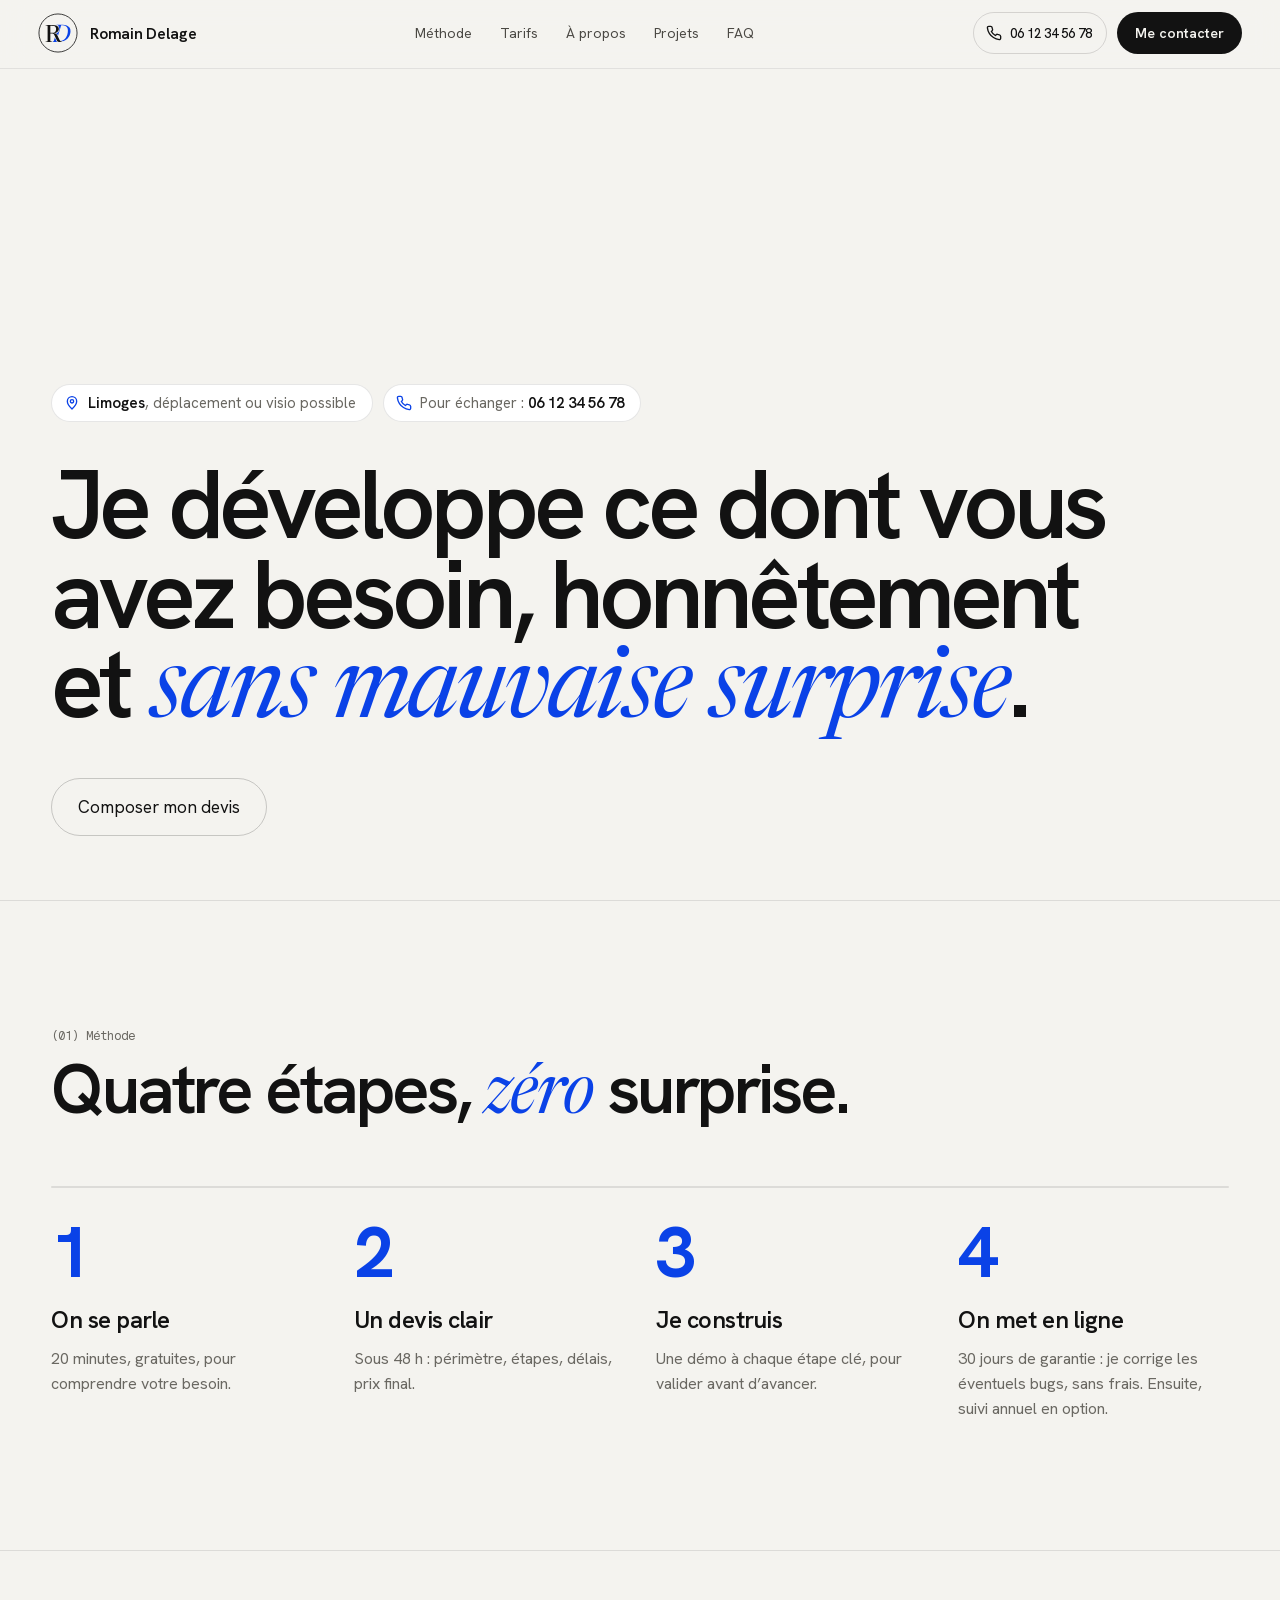
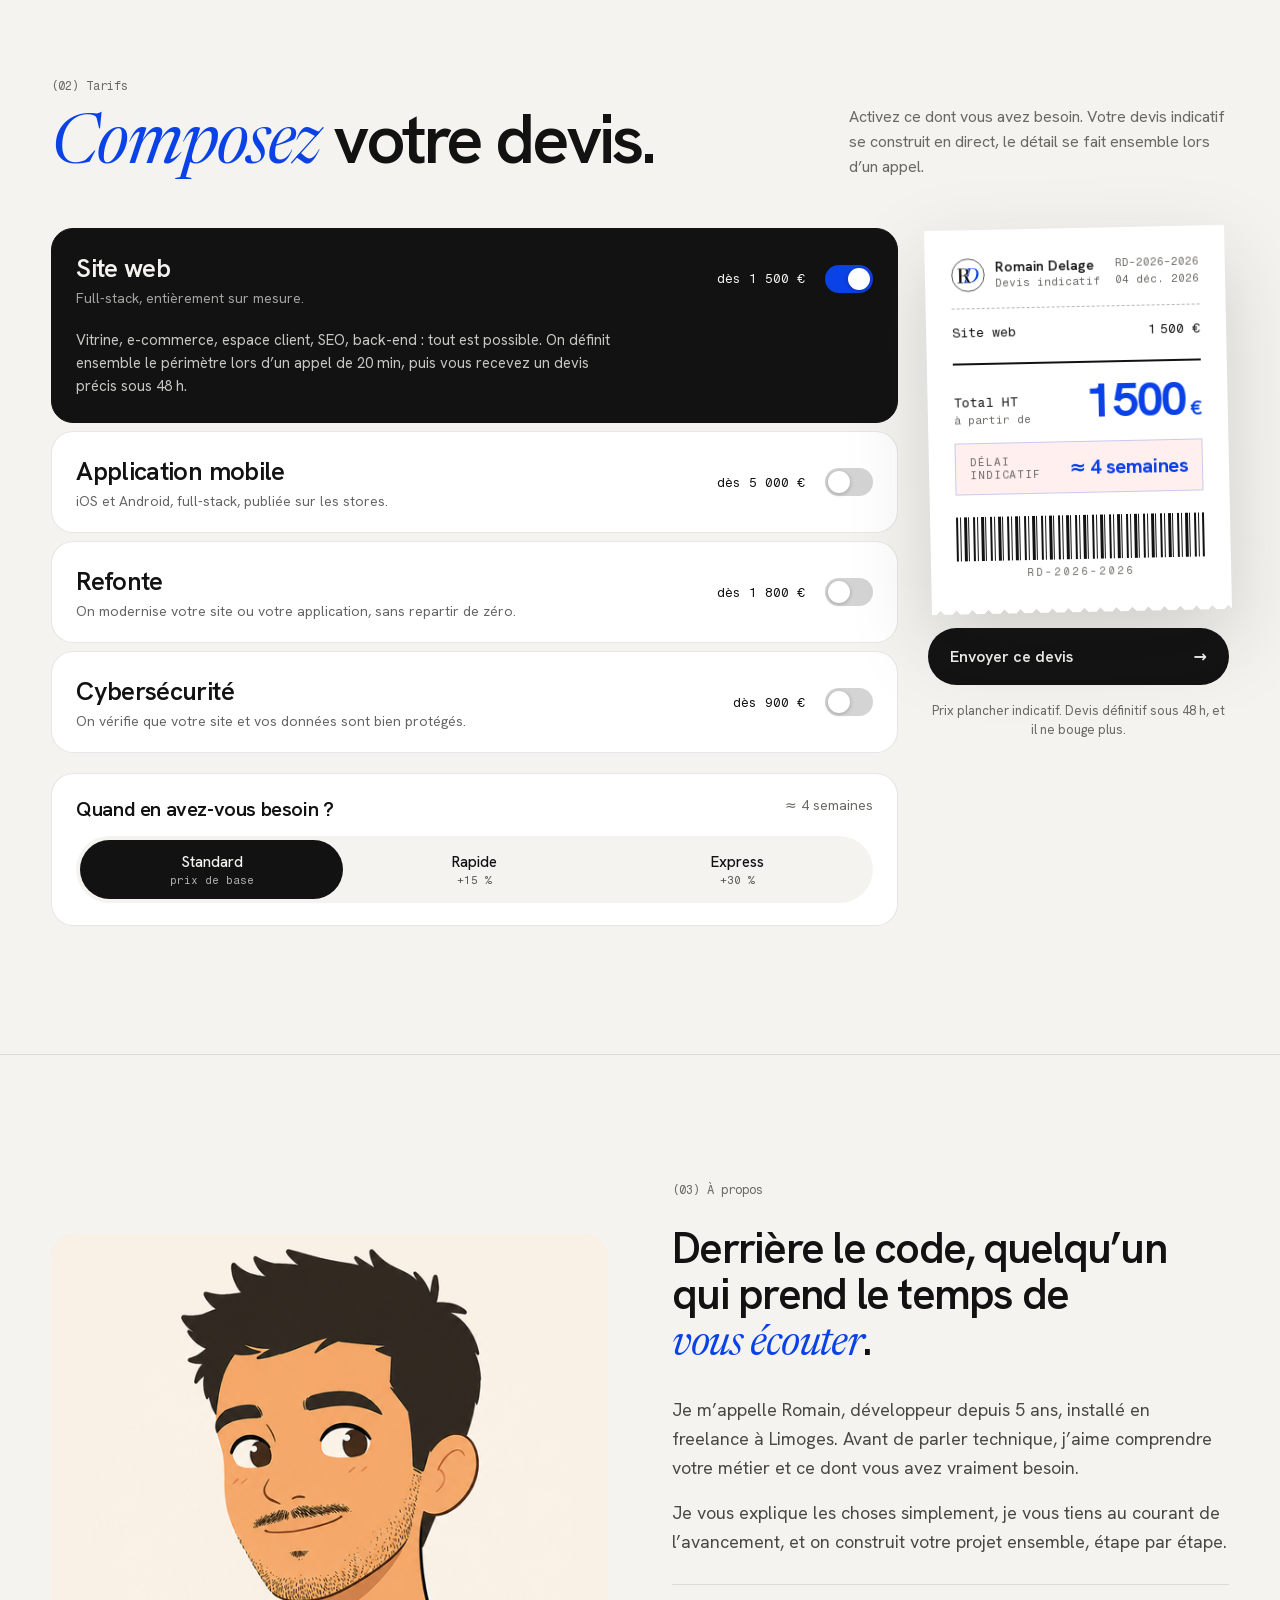
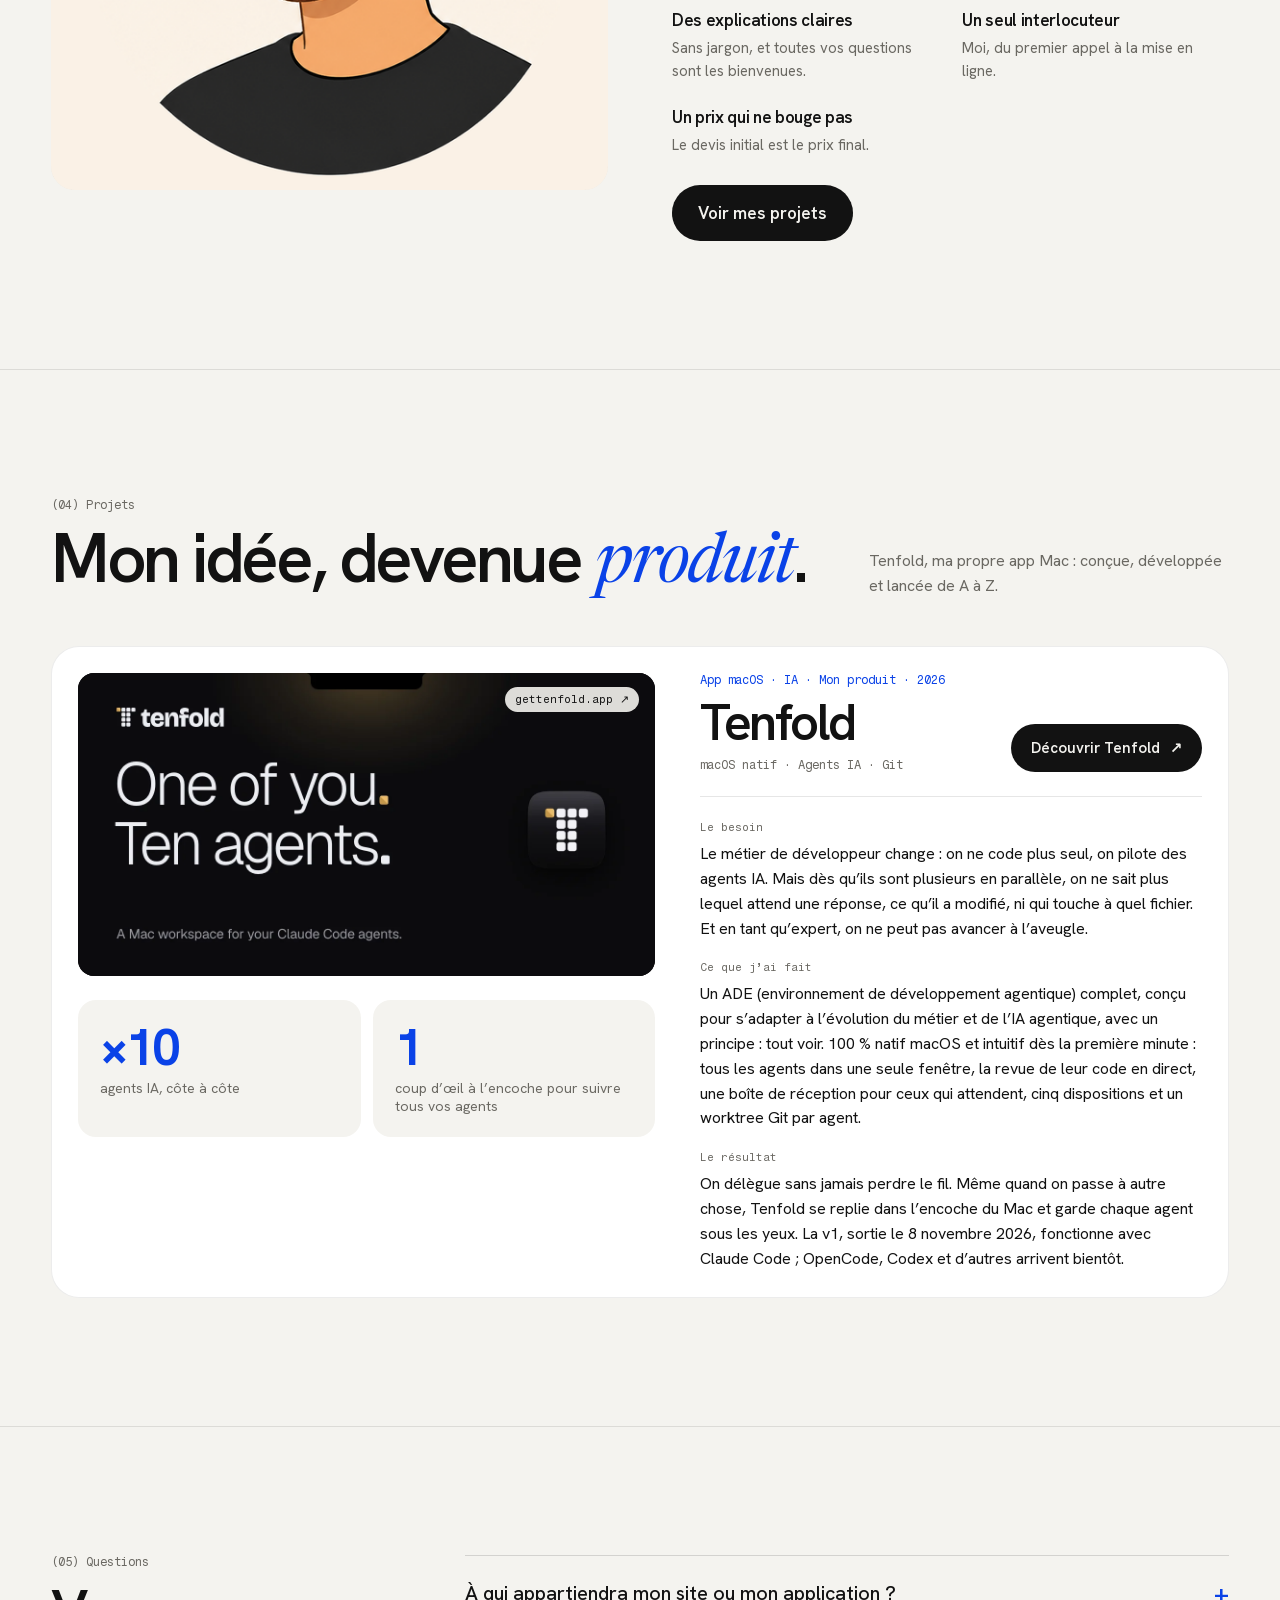
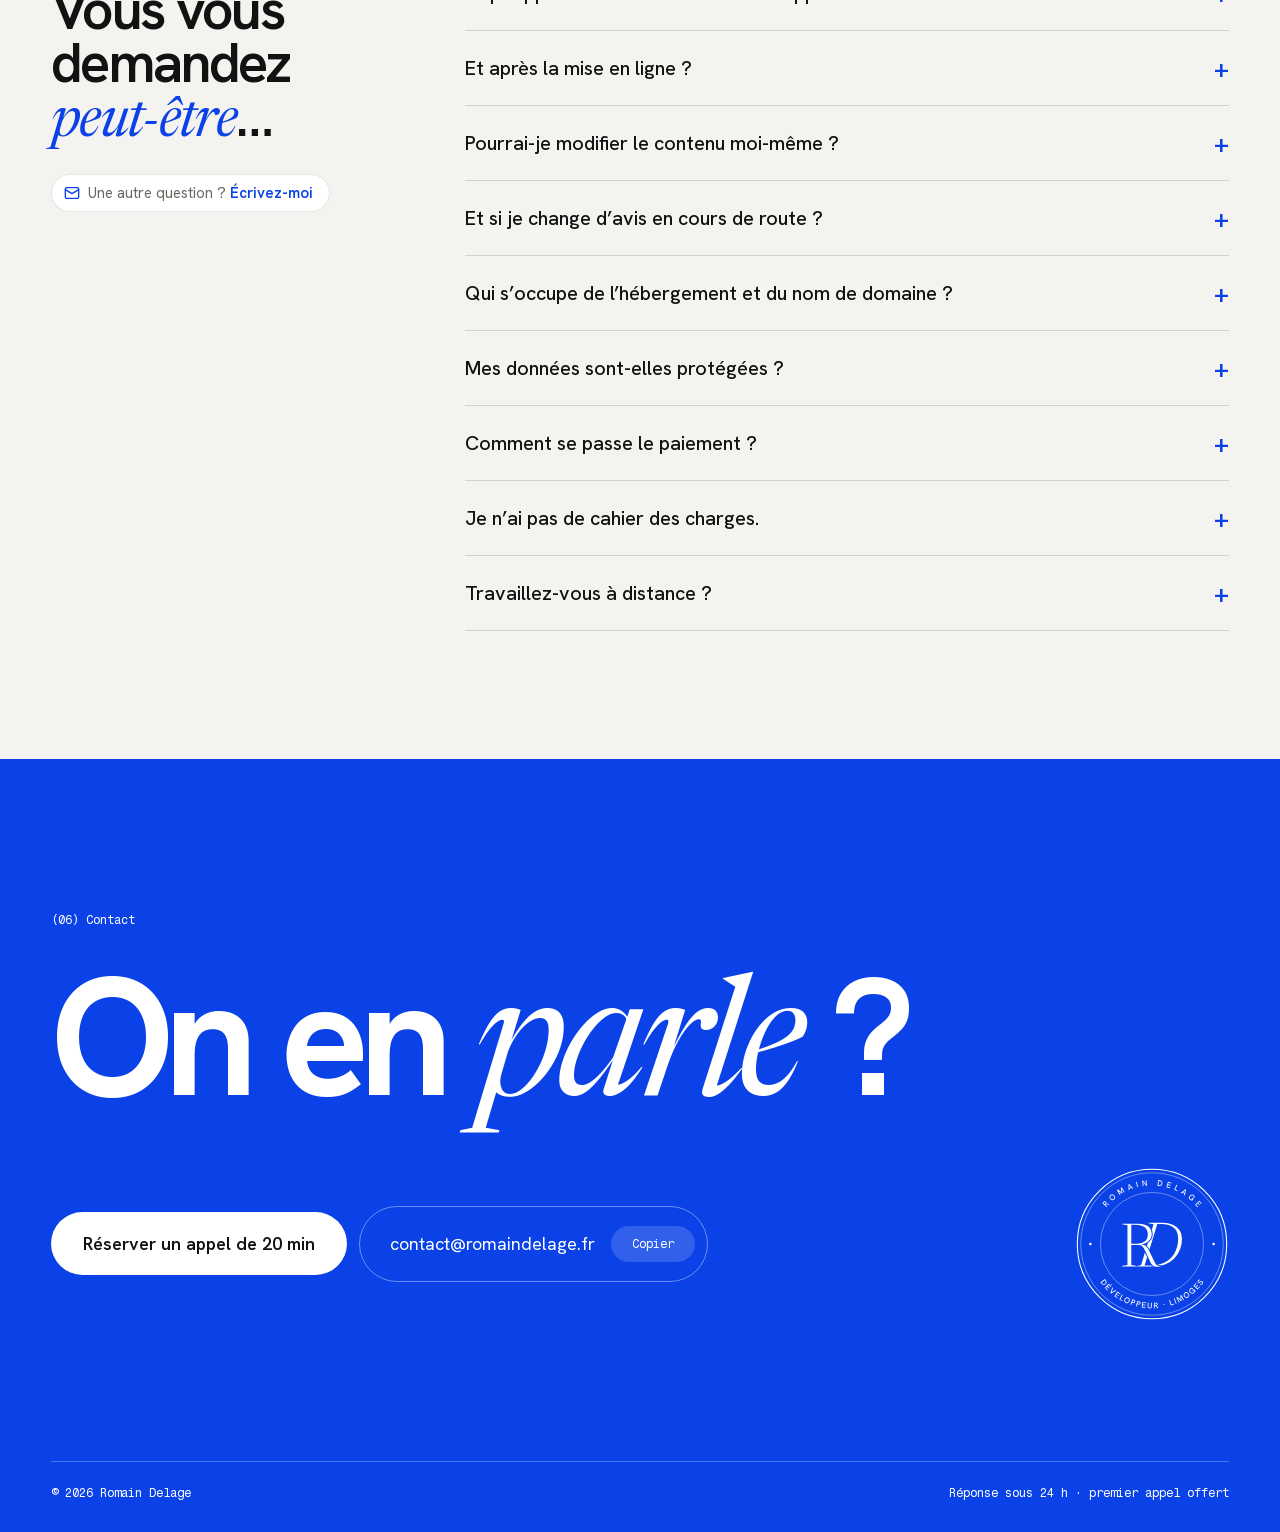
<file: index.html>
<!doctype html>
<html lang="fr">
<head>
<meta charset="utf-8">
<meta name="viewport" content="width=device-width, initial-scale=1, viewport-fit=cover">
<title>Romain Delage · Développeur freelance web &amp; mobile</title>
<meta name="description" content="Développeur freelance full-stack : sites web, applications mobiles, API et refontes, rapides et sur mesure. Devis indicatif en ligne, réponse sous 24 h.">
<meta name="author" content="Romain Delage">
<meta name="theme-color" content="#f4f3ef">
<meta name="color-scheme" content="light">
<link rel="canonical" href="https://romdlg.github.io/">

<meta property="og:type" content="website">
<meta property="og:locale" content="fr_FR">
<meta property="og:site_name" content="Romain Delage">
<meta property="og:title" content="Romain Delage · Des sites et des apps rapides">
<meta property="og:description" content="Développeur freelance full-stack : sites web, applications mobiles, API et refontes. Devis indicatif en ligne, réponse sous 24 h.">
<meta property="og:url" content="https://romdlg.github.io/">
<meta property="og:image" content="https://romdlg.github.io/assets/img/og.png">
<meta property="og:image:width" content="1200">
<meta property="og:image:height" content="630">
<meta property="og:image:alt" content="Romain Delage : je fais des sites et des apps rapides.">
<meta name="twitter:card" content="summary_large_image">

<link rel="icon" href="assets/img/favicon.svg" type="image/svg+xml">
<link rel="apple-touch-icon" href="assets/img/apple-touch-icon.png">

<link rel="preload" href="assets/fonts/hanken-grotesk.woff2" as="font" type="font/woff2" crossorigin>
<link rel="preload" href="assets/fonts/newsreader-italic.woff2" as="font" type="font/woff2" crossorigin>
<link rel="preload" href="assets/fonts/fragment-mono.woff2" as="font" type="font/woff2" crossorigin>

<script type="application/ld+json">
{"@context":"https://schema.org","@type":"ProfessionalService","name":"Romain Delage","url":"https://romdlg.github.io/","email":"contact@romaindelage.fr","image":"https://romdlg.github.io/assets/img/og.png","description":"Développeur freelance full-stack : sites web, applications mobiles, API et refontes.","areaServed":"FR","priceRange":"€€","founder":{"@type":"Person","name":"Romain Delage","jobTitle":"Développeur freelance web et mobile"},"knowsAbout":["Développement web","Applications mobiles","API","Sécurité","Performance web","SEO"]}
</script>

<script>document.documentElement.classList.add('js')</script>
<script src="assets/js/main.js" defer></script>

<style>
@font-face{font-family:'Hanken Grotesk';src:url(assets/fonts/hanken-grotesk.woff2) format('woff2');font-weight:100 900;font-display:swap}
@font-face{font-family:'Newsreader';src:url(assets/fonts/newsreader-italic.woff2) format('woff2');font-style:italic;font-weight:400;font-display:swap}
@font-face{font-family:'Fragment Mono';src:url(assets/fonts/fragment-mono.woff2) format('woff2');font-weight:400;font-display:swap}
@font-face{font-family:'Hanken Fallback';src:local('Arial'),local('ArialMT');size-adjust:97%;ascent-override:103%;descent-override:31.2%;line-gap-override:0%}

:root{
  --bg:#f4f3ef;--ink:#121212;--white:#fff;--card:#eae8e2;
  --muted:#6a6862;--muted-2:#8b8983;--body:#4a4843;
  --d-muted:#9a9892;
  --line:rgba(18,18,18,.1);
  --accent:#0a42e7;--accent-2:#70a1ff;
  --sans:'Hanken Grotesk','Hanken Fallback',system-ui,-apple-system,'Segoe UI',sans-serif;
  --serif:'Newsreader',Georgia,'Times New Roman',serif;
  --mono:'Fragment Mono',ui-monospace,SFMono-Regular,Menlo,monospace;
  --ease:cubic-bezier(.2,.8,.2,1);--io:cubic-bezier(.7,0,.2,1);--spring:cubic-bezier(.3,1.5,.5,1);
  --gx:clamp(1.25rem,4vw,3.5rem);
  /* Content never gets wider than the 1920px design; beyond that, the side padding grows instead. */
  --maxw:120rem;
  --px:max(var(--gx),(100% - var(--maxw))/2);
  interpolate-size:allow-keywords;
}
@supports (color:oklch(0 0 0)){:root{--accent:oklch(.48 .25 264);--accent-2:oklch(.72 .16 264)}}

*,*::before,*::after{box-sizing:border-box}
/* Every size is in rem. Past a 1920×1000 viewport (4K, big TVs) the root size grows with the screen, so the whole page scales
   as one instead of sitting tiny in a sea of space. The height term stops ultrawide screens from blowing it up. */
html{font-size:max(100%,min(.8333vw,1.6vh));scroll-behavior:smooth;scroll-padding-top:5rem;-webkit-text-size-adjust:100%;text-size-adjust:100%}
body{margin:0;background:var(--bg);color:var(--ink);font-family:var(--sans);-webkit-font-smoothing:antialiased;-moz-osx-font-smoothing:grayscale;text-rendering:optimizeLegibility;overflow-x:clip}
a{color:inherit;text-decoration:none}
button,input{font:inherit;color:inherit}
button{cursor:pointer}
img{display:block;max-width:100%}
h1,h2,h3,p{margin:0}
::selection{background:var(--accent);color:#fff}
:focus-visible{outline:2px solid var(--accent);outline-offset:.1875rem;border-radius:.375rem}
.contact :focus-visible{outline-color:currentColor}
input::placeholder{color:var(--muted-2)}
a,button{-webkit-tap-highlight-color:transparent;transition:background-color .3s ease,color .3s ease,border-color .3s ease,opacity .3s ease,transform .35s var(--ease)}
a:active,button:active:not(.svc-btn){scale:.97}
.sr{position:absolute!important;width:1px;height:1px;padding:0;margin:-1px;overflow:hidden;clip:rect(0 0 0 0);white-space:nowrap;border:0}
.skip{position:fixed;left:1rem;top:-3.75rem;z-index:100;padding:.625rem 1rem;border-radius:999px;background:var(--ink);color:var(--bg);font-size:.875rem}
.skip:focus{top:.75rem}

.it{font-family:var(--serif);font-style:italic;font-weight:400;letter-spacing:-.03em;color:var(--accent)}
.kicker{font-family:var(--mono);font-size:.75rem;color:var(--muted)}
.mono{font-family:var(--mono)}

@keyframes hdIn{from{translate:0 -100%}}
/* Starts at .01, not 0: Chrome only counts text as painted (LCP) once it is non-transparent, so a fade from 0 would push LCP to the end of the animation. */
@keyframes heroIn{from{opacity:.01;translate:0 2.25rem;filter:blur(.625rem)}}

/* ---------- Buttons ---------- */
.btn{display:inline-flex;align-items:center;justify-content:center;gap:.625rem;border-radius:999px;font-weight:600;white-space:nowrap;border:0}
.btn-dark{background:var(--ink);color:var(--bg)}
.btn-dark:hover{background:var(--accent);color:#fff}
.btn-line{font-weight:400;border:1px solid rgba(18,18,18,.2)}
.btn-line:hover{border-color:var(--ink)}
.btn-lg{font-size:1.0625rem;padding:1.0625rem 1.625rem}

/* ---------- Header ---------- */
.hd{position:fixed;inset:0 0 auto;z-index:40;background:rgba(244,243,239,.82);-webkit-backdrop-filter:blur(.875rem);backdrop-filter:blur(.875rem);border-bottom:1px solid rgba(18,18,18,.08);animation:hdIn .9s var(--ease) backwards}
.hd-in{display:flex;align-items:center;justify-content:space-between;gap:1rem;padding:.75rem max(clamp(1rem,3vw,2.5rem),(100% - var(--maxw))/2)}
.brand{display:flex;align-items:center;gap:.75rem;flex-shrink:0}
.brand:hover{color:var(--accent)}
.logo{width:2.5rem;height:2.5rem;flex:none;color:var(--ink)}
.lg-acc{fill:var(--accent)}
.brand-name{font-weight:600;font-size:1rem;letter-spacing:-.02em}
.nav{display:flex;gap:2px;flex-wrap:wrap;justify-content:center}
.nav>a{font-size:.875rem;padding:.5rem .8125rem;border-radius:999px;color:var(--body)}
.nav>a:hover{background:rgba(18,18,18,.06)}
.nav>a.is-active{background:var(--ink);color:var(--bg)}
.hd-act{display:flex;align-items:center;gap:.625rem}
.telbtn{font-size:.8125rem;font-weight:500;font-variant-numeric:tabular-nums;white-space:nowrap;display:flex;align-items:center;justify-content:center;gap:.5rem;height:2.625rem;padding:0 .875rem 0 .75rem;border-radius:999px;border:1px solid rgba(18,18,18,.14);background:transparent;color:var(--ink)}
.telbtn:hover{border-color:var(--ink)}
.telbtn svg{width:1rem;height:1rem;flex:none}
.hd-cta{font-size:.875rem;height:2.625rem;padding:0 1.125rem}
.nav-act{display:none}
.menu-btn{display:none;width:2.625rem;height:2.625rem;border-radius:50%;border:1px solid rgba(18,18,18,.14);background:transparent;position:relative;flex-shrink:0}
.menu-btn span{position:absolute;left:.75rem;right:.75rem;height:1.5px;background:var(--ink);border-radius:2px;transition:transform .45s var(--ease)}
.menu-btn span:first-child{transform:translateY(-.25rem)}
.menu-btn span:last-child{transform:translateY(.25rem)}
.menu-open .menu-btn span:first-child{transform:rotate(45deg)}
.menu-open .menu-btn span:last-child{transform:rotate(-45deg)}
.hd-bar{height:2px;background:var(--accent);transform:scaleX(0);transform-origin:left;will-change:transform}

/* ---------- Hero ---------- */
section{position:relative}
.hero{min-height:100vh;min-height:100svh;display:flex;flex-direction:column;justify-content:flex-end;padding:7.5rem var(--px) clamp(2.5rem,5vw,4.5rem)}
.hero-in{display:flex;flex-direction:column;gap:clamp(1.75rem,3vw,2.75rem)}
.hero-in>*{animation:heroIn 1.1s var(--ease) backwards}
.hero-in>:nth-child(1){animation-delay:.12s}
.hero-in>:nth-child(2){animation-delay:.25s}
.hero-in>:nth-child(3){animation-delay:.38s}
.status{align-self:flex-start;display:inline-flex;align-items:center;gap:.5rem;padding:.5rem 1rem .5rem .75rem;border-radius:999px;background:#fff;border:1px solid var(--line);font-size:.9375rem;color:var(--muted)}
.status b{font-weight:600;color:var(--ink)}
.status-row{display:flex;flex-wrap:wrap;gap:.625rem}
a.status:hover{border-color:var(--ink)}
.pin{width:1rem;height:1rem;color:var(--accent);flex-shrink:0}
.h1{font-size:clamp(3rem,7.6vw,7.75rem);line-height:.92;letter-spacing:-.05em;font-weight:600;max-width:81.25rem;text-wrap:balance}
.cta-row{display:flex;gap:.625rem;flex-wrap:wrap}

/* ---------- Sections ---------- */
.sec{padding:clamp(5rem,10vw,8.75rem) var(--px)}
.bt{border-top:1px solid var(--line)}
.sec-head{display:flex;justify-content:space-between;align-items:flex-end;gap:1.5rem;flex-wrap:wrap;margin-bottom:3rem}
.sec-title{display:flex;flex-direction:column;gap:.875rem}
.h2{font-size:clamp(2.5rem,5.4vw,5.25rem);font-weight:600;letter-spacing:-.05em;line-height:.95}
.lede{max-width:22.5rem;color:var(--muted);font-size:1rem;line-height:1.55}

/* ---------- Projects ---------- */
.panel{position:relative;display:grid;grid-template-columns:minmax(0,1fr);gap:1.75rem;padding:clamp(1rem,2vw,1.75rem);border-radius:1.75rem;background:#fff;border:1px solid rgba(18,18,18,.08)}
/* Sized to the 1200×630 visual so nothing gets cropped. The dark fill matches it while it loads. */
.shot{position:relative;display:block;aspect-ratio:1200/630;border-radius:1rem;overflow:hidden;background:#0b0b0d;transition:transform .6s var(--ease);isolation:isolate}
.shot img{position:absolute;inset:0;width:100%;height:100%;object-fit:cover}
.shot-tag{position:absolute;right:1rem;top:.875rem;font-family:var(--mono);font-size:.6875rem;padding:.375rem .625rem;border-radius:999px;background:rgba(244,243,239,.9);color:var(--ink);transition:background-color .3s ease}
.shot:hover .shot-tag{background:#fff}
.pj-head{display:flex;justify-content:space-between;align-items:flex-end;gap:1.25rem;flex-wrap:wrap}
.pj-hl{display:flex;flex-direction:column;gap:.625rem}
.pj-meta{font-family:var(--mono);font-size:.75rem;color:var(--accent)}
.pj-title{font-size:clamp(2.25rem,4vw,3.75rem);font-weight:600;letter-spacing:-.045em;line-height:1}
.pj-stack{font-family:var(--mono);font-size:.75rem;color:var(--muted)}
.pj-cta{font-size:.9375rem;padding:.875rem 1.25rem}
.pj-cols{display:grid;grid-template-columns:repeat(auto-fit,minmax(min(100%,12.5rem),1fr));gap:1.5rem;border-top:1px solid var(--line);padding-top:1.5rem}
.pj-col{display:flex;flex-direction:column;gap:.5rem}
.pj-col h4{margin:0;font-family:var(--mono);font-size:.6875rem;font-weight:400;color:var(--muted)}
.pj-col p{font-size:1rem;line-height:1.55}
.kpis{display:grid;grid-template-columns:1fr 1fr;gap:.75rem}
.kpi{padding:1.375rem;border-radius:1.125rem;background:var(--bg);display:flex;flex-direction:column;gap:.375rem}
.kpi-v{font-size:clamp(2.25rem,4vw,3.75rem);font-weight:700;letter-spacing:-.06em;line-height:1;color:var(--accent);font-variant-numeric:tabular-nums}
.kpi-l{font-size:.875rem;color:var(--muted)}
/* Wide screens: visual and figures on the left, the story on the right. The story also spans a last 1fr row,
   so when it runs long only that row grows and the figures stay tight under the visual. */
@media (min-width:1280px){
  .panel{grid-template-columns:minmax(0,1.15fr) minmax(0,1fr);grid-template-rows:auto auto auto 1fr;column-gap:clamp(2rem,3.5vw,4rem);row-gap:0;align-items:start}
  .shot{grid-area:1/1/3/2}
  .kpis{grid-area:3/1/4/2;margin-top:1.5rem}
  .pj-head{grid-area:1/2/2/3}
  .pj-cols{grid-area:2/2/5/3;margin-top:1.5rem;grid-template-columns:minmax(0,1fr);gap:1.25rem}
  .pj-col p{max-width:38rem}
}

/* ---------- Pricing ---------- */
.pricing{display:flex;flex-wrap:wrap;gap:clamp(1rem,2.4vw,3rem);align-items:flex-start}
.cfg{flex:999 1 25rem;min-width:0;display:flex;flex-direction:column;gap:.5rem}
.svcs{display:flex;flex-direction:column;gap:.5rem}
.svc{border-radius:1.375rem;background:#fff;color:var(--ink);border:1px solid var(--line);transition:background-color .45s ease,color .45s ease,border-color .45s ease}
.svc.is-on{background:var(--ink);color:var(--bg);border-color:var(--ink)}
.svc-btn{background:none;border:none;width:100%;text-align:left;padding:1.375rem 1.5rem;display:grid;grid-template-columns:minmax(0,1fr) auto auto;gap:1.25rem;align-items:center;border-radius:1.375rem}
.svc-txt{display:flex;flex-direction:column;gap:.25rem;min-width:0}
.svc-n{font-size:clamp(1.25rem,2vw,1.625rem);font-weight:600;letter-spacing:-.025em}
.svc-d{font-size:.875rem;opacity:.65}
.svc-p{font-family:var(--mono);font-size:.8125rem;white-space:nowrap}
.sw{width:3rem;height:1.75rem;border-radius:999px;background:rgba(18,18,18,.18);position:relative;flex-shrink:0;transition:background-color .35s ease}
.sw::after{content:'';position:absolute;top:.1875rem;left:.1875rem;width:1.375rem;height:1.375rem;border-radius:50%;background:#fff;transition:transform .5s var(--spring);box-shadow:0 1px .25rem rgba(0,0,0,.25)}
.is-on .sw{background:var(--accent)}
.is-on .sw::after{transform:translateX(1.25rem)}
.svc-more{display:grid;grid-template-rows:0fr;transition:grid-template-rows .55s var(--ease)}
.is-on .svc-more{grid-template-rows:1fr}
.svc-more>div{overflow:hidden;min-height:0;visibility:hidden;transition:visibility 0s .55s}
.is-on .svc-more>div{visibility:visible;transition:none}
.svc-more p{padding:0 1.5rem 1.5rem;font-size:.9375rem;line-height:1.55;max-width:37.5rem;opacity:0;transform:translateY(-.5rem);transition:opacity .4s ease .1s,transform .5s var(--ease) .05s}
.is-on .svc-more p{opacity:.8;transform:none}
.speed{margin-top:.75rem;padding:1.375rem 1.5rem;border-radius:1.375rem;background:#fff;border:1px solid var(--line);display:flex;flex-direction:column;gap:.875rem}
.speed-h{display:flex;justify-content:space-between;gap:.75rem;flex-wrap:wrap}
.speed-t{font-size:1.25rem;font-weight:600;letter-spacing:-.02em}
.speed-w{font-size:.875rem;color:var(--muted)}
.seg{--i:0;position:relative;display:grid;grid-template-columns:repeat(3,minmax(0,1fr));padding:.25rem;border-radius:999px;background:var(--bg)}
.seg-ind{position:absolute;top:.25rem;bottom:.25rem;left:.25rem;width:calc((100% - .5rem)/3);border-radius:999px;background:var(--ink);transform:translateX(calc(var(--i)*100%));transition:transform .55s var(--io)}
.seg button{position:relative;font-size:.9375rem;font-weight:500;padding:.75rem .5rem;border:none;border-radius:999px;background:transparent;color:var(--ink);display:flex;flex-direction:column;align-items:center;gap:2px;transition:color .4s ease}
.seg button[aria-checked=true]{color:var(--bg)}
.seg small{font-family:var(--mono);font-size:.6875rem;opacity:.7}

.tk-wrap{position:sticky;top:6rem;flex:1 1 18.75rem;min-width:0;max-width:100%;display:flex;flex-direction:column;gap:1rem}
.tk{transform:rotate(-1.2deg);transition:transform .7s var(--ease);filter:drop-shadow(0 1.875rem 2.5rem rgba(18,18,18,.16))}
.tk:hover{transform:rotate(0deg) translateY(-.25rem)}
.tk-body{background:#fff;padding:1.75rem 1.625rem 1.375rem;font-family:var(--mono);font-size:.8125rem;color:var(--ink);display:flex;flex-direction:column;gap:1rem}
.tk-top{display:flex;justify-content:space-between;align-items:flex-start;gap:.75rem}
.tk-brand{display:flex;align-items:center;gap:.625rem}
.tk-logo{width:2.125rem;height:2.125rem;flex:none;color:var(--ink)}
.tk-who{display:flex;flex-direction:column;line-height:1.35}
.tk-who b{font-family:var(--sans);font-weight:600;font-size:.875rem}
.tk-who span,.tk-ref{font-size:.6875rem;color:var(--muted)}
.tk-ref{text-align:right;line-height:1.5}
.tk-dash{border-top:1px dashed rgba(18,18,18,.3)}
.tk-lines{display:flex;flex-direction:column;gap:.5625rem;min-height:1.375rem}
.tk-line{display:flex;justify-content:space-between;gap:.75rem}
.tk-line span:last-child{white-space:nowrap}
.tk-line.sub{padding-left:.75rem;color:var(--muted)}
.tk-line.acc{color:var(--accent)}
.tk-empty{color:var(--muted-2)}
.tk-total{border-top:2px solid var(--ink);padding-top:.875rem;display:flex;justify-content:space-between;align-items:flex-end;gap:.75rem}
.tk-total-l{display:flex;flex-direction:column;gap:.25rem}
.tk-total-l small{font-size:.6875rem;color:var(--muted)}
.tk-sum{display:flex;align-items:baseline;gap:.375rem;color:var(--accent);font-family:var(--sans)}
.tk-sum-v{display:inline-block;font-size:3rem;font-weight:700;letter-spacing:-.06em;line-height:1;font-variant-numeric:tabular-nums}
.tk-sum-u{font-size:1.25rem;font-weight:600}
.tk-delay{display:flex;justify-content:space-between;align-items:center;gap:.75rem;padding:.75rem .875rem;background:color-mix(in oklch,var(--accent) 7%,#fff);border:1px solid color-mix(in oklch,var(--accent) 22%,transparent)}
.tk-delay span:first-child{font-size:.6875rem;letter-spacing:.08em;text-transform:uppercase;color:var(--muted)}
.tk-delay [data-weeks]{font-family:var(--sans);font-size:1.25rem;font-weight:700;letter-spacing:-.02em;line-height:1;color:var(--accent);white-space:nowrap;font-variant-numeric:tabular-nums}
.tk-code{display:flex;flex-direction:column;align-items:center;gap:.375rem;padding-top:.375rem}
.barcode{width:100%;height:2.75rem;background:repeating-linear-gradient(90deg,var(--ink) 0 .125rem,transparent .125rem .25rem,var(--ink) .25rem .3125rem,transparent .3125rem .5rem,var(--ink) .5rem .6875rem,transparent .6875rem .75rem,var(--ink) .75rem .8125rem,transparent .8125rem 1.0625rem)}
.tk-code span{font-size:.625rem;letter-spacing:.3em;color:var(--muted)}
.tk-edge{height:.75rem;background:linear-gradient(135deg,#fff 50%,transparent 50%) 0 0/1rem 1rem repeat-x,linear-gradient(225deg,#fff 50%,transparent 50%) 0 0/1rem 1rem repeat-x}
.tk-send{font-size:1rem;padding:1.125rem 1.375rem;justify-content:space-between}
.tk-fine{font-size:.8125rem;color:var(--muted);line-height:1.5;text-align:center}

/* ---------- Method ---------- */
.meth-track{height:2px;background:var(--line);border-radius:2px;margin-bottom:2rem;overflow:hidden}
.meth-fill{height:100%;background:var(--accent);transform-origin:left;will-change:transform}
.js .meth-fill{transform:scaleX(0)}
.steps{display:grid;grid-template-columns:repeat(auto-fit,minmax(min(100%,14.375rem),1fr));gap:2rem;margin:0;padding:0;list-style:none}
.step{display:flex;flex-direction:column;gap:.75rem}
.step-n{font-size:4.5rem;font-weight:700;letter-spacing:-.06em;line-height:.9;color:var(--accent)}
.step h3{margin-top:.5rem;font-size:1.5rem;font-weight:600;letter-spacing:-.02em}
.step p{color:var(--muted);font-size:1rem;line-height:1.55}

/* ---------- About ---------- */
.about{display:grid;grid-template-columns:repeat(auto-fit,minmax(min(100%,21.25rem),1fr));gap:clamp(2rem,5vw,5rem);align-items:center}
.portrait{position:relative;aspect-ratio:1/1;width:100%;max-width:35rem;justify-self:center;border-radius:1.5rem;overflow:hidden;background:repeating-linear-gradient(135deg,rgba(18,18,18,.06) 0 1px,transparent 1px .6875rem),var(--card);display:grid;place-items:center;font-family:var(--mono);font-size:.75rem;color:var(--muted-2)}
.portrait img{position:absolute;inset:0;width:100%;height:100%;object-fit:cover}
.about-r{display:flex;flex-direction:column;gap:1.75rem;max-width:40rem}
.about-big{font-size:clamp(1.875rem,3.4vw,3.125rem);line-height:1.05;letter-spacing:-.04em;font-weight:600;text-wrap:pretty}
.about-p{font-size:1.125rem;line-height:1.6;color:var(--body)}
.about-r .about-p+.about-p{margin-top:-.75rem}
.pledges{display:grid;grid-template-columns:repeat(auto-fit,minmax(min(100%,10.625rem),1fr));gap:1.5rem;margin:0;padding:1.5rem 0 0;list-style:none;border-top:1px solid var(--line)}
.pledges li{display:flex;flex-direction:column;gap:.375rem}
.pledges b{font-size:1.0625rem;font-weight:600;letter-spacing:-.02em}
.pledges span{font-size:.9375rem;line-height:1.5;color:var(--muted)}

/* ---------- FAQ ---------- */
.faq{display:grid;grid-template-columns:repeat(auto-fit,minmax(min(100%,20rem),1fr));gap:2rem 4rem}
.faq .h2{font-size:clamp(2.25rem,4.4vw,4rem)}
.faq-list{grid-column:span 2;display:flex;flex-direction:column}
.faq-ask{margin-top:.625rem}
.faq-ask b{color:var(--accent)}
details{border-top:1px solid rgba(18,18,18,.14)}
details:last-child{border-bottom:1px solid rgba(18,18,18,.14)}
summary{list-style:none;cursor:pointer;display:flex;justify-content:space-between;gap:1.25rem;padding:1.5rem 0;font-size:1.25rem;font-weight:500;transition:color .3s ease,padding-left .4s var(--ease);border-radius:0}
summary::-webkit-details-marker{display:none}
summary:hover{color:var(--accent);padding-left:.5rem}
.plus{color:var(--accent);font-size:1.625rem;line-height:1;display:inline-block;transition:transform .45s var(--ease)}
details[open]>summary .plus{transform:rotate(45deg)}
details::details-content{block-size:0;overflow:hidden;transition:block-size .45s var(--ease),content-visibility .45s allow-discrete}
details[open]::details-content{block-size:auto}
details>p{margin:0 0 1.5rem;color:var(--muted);font-size:1rem;line-height:1.6;max-width:38.75rem;opacity:0;transform:translateY(-.5rem);transition:opacity .35s ease .08s,transform .45s var(--ease) .05s}
details[open]>p{opacity:1;transform:none}

/* ---------- Contact ---------- */
.contact{padding:clamp(6.25rem,12vw,11.25rem) var(--px) 2rem;background:var(--accent);color:#fff;display:flex;flex-direction:column;gap:2.5rem}
.contact .kicker{color:#fff;opacity:.8}
.contact-h{font-size:clamp(4rem,13vw,13.75rem);font-weight:700;letter-spacing:-.065em;line-height:.85}
.contact-h .it{color:inherit;letter-spacing:-.04em}
.contact-row{display:flex;gap:.75rem;flex-wrap:wrap;align-items:center}
.btn-white{font-size:1.125rem;padding:1.25rem 2rem;background:#fff;color:var(--ink)}
.btn-white:hover{background:var(--ink);color:#fff}
.copy{position:relative;font-size:1.125rem;padding:1.1875rem .75rem 1.1875rem 1.875rem;border-radius:999px;border:1px solid rgba(255,255,255,.4);background:transparent;color:#fff;display:flex;align-items:center;gap:1rem;max-width:100%;transition:border-color .4s ease,background-color .5s ease,transform .35s var(--ease)}
.copy:hover,.copy.is-copied{border-color:#fff}
.copy.is-copied{background:rgba(255,255,255,.1)}
.copy-rip{position:absolute;inset:0;border-radius:999px;overflow:hidden;pointer-events:none}
.copy-roll{position:relative;display:block;height:1.3em;overflow:hidden;text-align:left;min-width:0}
.copy-roll-in{display:flex;flex-direction:column;transition:transform .7s var(--io)}
.copy-roll-in>span{height:1.3em;line-height:1.3em;white-space:nowrap}
.is-copied .copy-roll-in{transform:translateY(-1.3em)}
.badge{position:relative;display:grid;place-items:center;min-width:5.25rem;height:2.25rem;padding:0 .75rem;border-radius:999px;background:rgba(255,255,255,.16);color:#fff;font-family:var(--mono);font-size:.75rem;transition:background-color .4s ease,color .4s ease;flex-shrink:0}
.is-copied .badge{background:#fff;color:var(--accent)}
.badge-a,.badge-b{grid-area:1/1}
.badge-a{transition:opacity .25s ease,transform .45s var(--ease)}
.badge-b{display:flex;align-items:center;gap:.375rem;opacity:0;transform:translateY(.875rem) scale(.6);transition:opacity .3s ease .1s,transform .6s cubic-bezier(.3,1.7,.5,1) .1s}
.is-copied .badge-a{opacity:0;transform:translateY(-.875rem) scale(.8)}
.is-copied .badge-b{opacity:1;transform:none}
.burst{position:absolute;left:50%;top:50%;width:0;height:0;pointer-events:none}
.seal{margin-left:auto;width:clamp(7.5rem,12vw,10.5rem);height:auto}
.foot{display:flex;justify-content:space-between;gap:1rem;flex-wrap:wrap;margin-top:6.25rem;padding-top:1.5rem;border-top:1px solid rgba(255,255,255,.25);font-family:var(--mono);font-size:.75rem;opacity:.85}

/* ---------- Floating ---------- */

/* ---------- Scroll reveal (set up by JS) ---------- */
.rv{opacity:0;translate:0 var(--rv-y,1.75rem);transition:opacity .8s ease var(--rv-d,0s),translate .9s var(--ease) var(--rv-d,0s)!important}
.rv.in{opacity:1;translate:0 0}

/* ---------- Responsive ---------- */
@media (max-width:1100px){.telbtn .telbtn-l{display:none}.telbtn{width:2.625rem;padding:0}}
@media (max-width:920px){
  .menu-btn{display:block}
  .menu-open{background:var(--bg)}
  /* Full-height panel under the bar. --hd-h is the bar's height, kept in sync by main.js. */
  .nav{position:absolute;top:100%;left:0;right:0;height:calc(100vh - var(--hd-h,4rem));height:calc(100dvh - var(--hd-h,4rem));overflow-y:auto;overscroll-behavior:contain;flex-direction:column;flex-wrap:nowrap;justify-content:flex-start;align-items:stretch;gap:0;padding:1rem var(--gx) max(1.5rem,env(safe-area-inset-bottom));background:var(--bg);counter-reset:nav;visibility:hidden;opacity:0;transition:opacity .3s ease,visibility 0s .3s}
  .menu-open .nav{visibility:visible;opacity:1;transition:opacity .3s ease}
  .nav>a{counter-increment:nav;display:flex;align-items:baseline;gap:1rem;font-size:clamp(2rem,9vw,2.75rem);font-weight:600;letter-spacing:-.045em;line-height:1.1;padding:.875rem 0;border-radius:0;border-bottom:1px solid var(--line);color:var(--ink);opacity:0;translate:0 1rem;transition:opacity .4s ease,translate .6s var(--ease),color .3s ease}
  .nav>a::before{content:"(0" counter(nav) ")";font-family:var(--mono);font-size:.75rem;font-weight:400;letter-spacing:0;color:var(--muted);translate:0 -.2em}
  .menu-open .nav>a,.menu-open .nav-act{opacity:1;translate:0 0}
  .menu-open .nav>a:nth-child(2){transition-delay:.04s}
  .menu-open .nav>a:nth-child(3){transition-delay:.08s}
  .menu-open .nav>a:nth-child(4){transition-delay:.12s}
  .menu-open .nav>a:nth-child(5){transition-delay:.16s}
  .nav>a:hover,.nav>a.is-active{background:transparent;color:var(--accent)}
  .faq-list{grid-column:auto}
}
/* Phones: the bar keeps just the brand and the menu button; the call and contact buttons move into the panel. */
@media (max-width:640px){
  .hd-in{padding:.625rem var(--gx)}
  .logo{width:2.25rem;height:2.25rem}
  .brand{gap:.625rem}
  .brand-name{font-size:.9375rem}
  .telbtn,.hd-cta{display:none}
  .menu-btn{width:2.5rem;height:2.5rem}
  .nav-act{display:grid;gap:.625rem;margin-top:auto;padding-top:2rem;opacity:0;translate:0 1rem;transition:opacity .4s ease .2s,translate .6s var(--ease) .2s}
  .nav-act .btn{font-size:1rem;padding:1.0625rem 1.5rem}
  .nav-act svg{width:1.125rem;height:1.125rem}
}
@media (max-width:480px){
  .copy{font-size:1rem;padding:1.0625rem .625rem 1.0625rem 1.375rem;gap:.75rem}
  .badge{min-width:4.5rem}
  .btn-white{font-size:1.0625rem;padding:1.125rem 1.625rem}
  .kpi{padding:1.125rem}
  .svc-btn{gap:.875rem;padding:1.25rem}
  .svc-more p{padding:0 1.25rem 1.25rem}
}
@media (hover:none){.tk:hover{transform:rotate(-1.2deg)}}
@media (prefers-reduced-motion:reduce){
  html{scroll-behavior:auto}
  *,*::before,*::after{transition:none!important;animation:none!important}
  .rv{opacity:1;translate:none}
}
@media print{.hd,.tk-send{display:none!important}.hero{min-height:auto}}
</style>
</head>
<body>
<a class="skip" href="#main">Aller au contenu</a>

<header class="hd" id="hd">
  <div class="hd-in">
    <a class="brand" href="#top" title="Retour en haut">
      <svg class="logo" viewBox="0 0 64 64" aria-hidden="true"><circle cx="32" cy="32" r="30.5" fill="none" stroke="currentColor" stroke-width="1.3"/><defs><mask id="lg-hd" maskUnits="userSpaceOnUse" x="-50" y="-100" width="400" height="300"><rect x="-50" y="-100" width="400" height="300" fill="#fff"/><path d="M12.13 -14.61Q14.98 -14.61 16.59 -16.11Q18.19 -17.61 18.19 -20.51Q18.19 -22.26 17.49 -23.51Q16.79 -24.77 15.21 -25.44Q13.64 -26.11 11.01 -26.11H5.6L5.8 -27.17H12.47Q16.27 -27.17 18.49 -26.32Q20.7 -25.46 21.65 -23.98Q22.6 -22.51 22.6 -20.6Q22.6 -18.91 21.67 -17.46Q20.73 -16.02 18.87 -15.09Q17.02 -14.16 14.26 -14.01V-14.07Q16.05 -14.04 17.19 -13.64Q18.32 -13.23 19.09 -12.37Q19.85 -11.51 20.52 -10.09L23.36 -4.13Q24.12 -2.56 24.68 -1.83Q25.25 -1.1 25.92 -0.91Q26.6 -0.72 27.66 -0.72V0Q25.51 0.16 24.12 0.14Q22.72 0.12 21.83 -0.21Q20.93 -0.54 20.33 -1.27Q19.72 -2 19.13 -3.23L15.88 -10.13Q15.22 -11.54 14.68 -12.27Q14.14 -13 13.55 -13.28Q12.96 -13.55 12.12 -13.55H5.77L5.57 -14.61ZM8.99 -27.17V-1.38L12.35 -0.56V0H1.25V-0.56L4.61 -1.38V-25.81L1.25 -26.6V-27.17Z" fill="#000" stroke="#000" stroke-width="1.8" stroke-linejoin="round"/></mask></defs><g transform="translate(10.75 46.38)"><path mask="url(#lg-hd)" class="lg-acc" d="M22.67 -1.12Q25.04 -1.12 27.19 -1.89Q29.34 -2.67 31.14 -4.15Q32.95 -5.64 34.27 -7.75Q35.59 -9.87 36.33 -12.55Q37.06 -15.24 37.06 -18.41Q37.06 -20.98 36.09 -22.82Q35.12 -24.65 33.22 -25.62Q31.32 -26.59 28.5 -26.59H24.1L24.28 -27.71H28.77Q32.44 -27.71 35.25 -26.52Q38.05 -25.34 39.65 -23.02Q41.25 -20.71 41.25 -17.33Q41.25 -13.88 39.98 -10.76Q38.72 -7.64 36.27 -5.22Q33.82 -2.79 30.29 -1.4Q26.76 0 22.23 0H15.79L16.11 -1.12ZM22.07 -26.52 18.95 -27.31 19.07 -27.71H26.61L18.18 0H10.8L10.92 -0.4L14.35 -1.2Z"/><path fill="currentColor" d="M12.13 -14.61Q14.98 -14.61 16.59 -16.11Q18.19 -17.61 18.19 -20.51Q18.19 -22.26 17.49 -23.51Q16.79 -24.77 15.21 -25.44Q13.64 -26.11 11.01 -26.11H5.6L5.8 -27.17H12.47Q16.27 -27.17 18.49 -26.32Q20.7 -25.46 21.65 -23.98Q22.6 -22.51 22.6 -20.6Q22.6 -18.91 21.67 -17.46Q20.73 -16.02 18.87 -15.09Q17.02 -14.16 14.26 -14.01V-14.07Q16.05 -14.04 17.19 -13.64Q18.32 -13.23 19.09 -12.37Q19.85 -11.51 20.52 -10.09L23.36 -4.13Q24.12 -2.56 24.68 -1.83Q25.25 -1.1 25.92 -0.91Q26.6 -0.72 27.66 -0.72V0Q25.51 0.16 24.12 0.14Q22.72 0.12 21.83 -0.21Q20.93 -0.54 20.33 -1.27Q19.72 -2 19.13 -3.23L15.88 -10.13Q15.22 -11.54 14.68 -12.27Q14.14 -13 13.55 -13.28Q12.96 -13.55 12.12 -13.55H5.77L5.57 -14.61ZM8.99 -27.17V-1.38L12.35 -0.56V0H1.25V-0.56L4.61 -1.38V-25.81L1.25 -26.6V-27.17Z"/></g></svg>
      <span class="brand-name">Romain Delage</span>
    </a>
    <nav class="nav" id="nav" aria-label="Navigation principale">
      <a href="#methode">Méthode</a>
      <a href="#tarifs">Tarifs</a>
      <a href="#apropos">À propos</a>
      <a href="#projets">Projets</a>
      <a href="#faq">FAQ</a>
      <div class="nav-act">
        <a class="btn btn-dark" href="#contact">Me contacter</a>
        <a class="btn btn-line" href="tel:+33612345678"><svg viewBox="0 0 24 24" fill="none" stroke="currentColor" stroke-width="2" stroke-linecap="round" stroke-linejoin="round" aria-hidden="true"><path d="M22 16.9v3a2 2 0 0 1-2.2 2 19.8 19.8 0 0 1-8.6-3.1 19.5 19.5 0 0 1-6-6A19.8 19.8 0 0 1 2.1 4.2 2 2 0 0 1 4.1 2h3a2 2 0 0 1 2 1.7c.1.9.4 1.8.7 2.7a2 2 0 0 1-.5 2.1L8 9.8a16 16 0 0 0 6 6l1.3-1.3a2 2 0 0 1 2.1-.4c.9.3 1.8.6 2.7.7a2 2 0 0 1 1.7 2z"/></svg>06 12 34 56 78</a>
      </div>
    </nav>
    <div class="hd-act">
      <a class="telbtn" href="tel:+33612345678" aria-label="Appeler le 06 12 34 56 78">
        <svg viewBox="0 0 24 24" fill="none" stroke="currentColor" stroke-width="2" stroke-linecap="round" stroke-linejoin="round" aria-hidden="true"><path d="M22 16.9v3a2 2 0 0 1-2.2 2 19.8 19.8 0 0 1-8.6-3.1 19.5 19.5 0 0 1-6-6A19.8 19.8 0 0 1 2.1 4.2 2 2 0 0 1 4.1 2h3a2 2 0 0 1 2 1.7c.1.9.4 1.8.7 2.7a2 2 0 0 1-.5 2.1L8 9.8a16 16 0 0 0 6 6l1.3-1.3a2 2 0 0 1 2.1-.4c.9.3 1.8.6 2.7.7a2 2 0 0 1 1.7 2z"/></svg><span class="telbtn-l">06 12 34 56 78</span>
      </a>
      <a class="btn btn-dark hd-cta" href="#contact" data-mag>Me contacter</a>
      <button class="menu-btn" type="button" aria-expanded="false" aria-controls="nav" aria-label="Ouvrir le menu"><span></span><span></span></button>
    </div>
  </div>
  <div class="hd-bar" aria-hidden="true"></div>
</header>

<main id="main">

<section id="top" class="hero" aria-label="Accueil" data-x>
  <div class="hero-in">
    <div class="status-row">
      <p class="status"><svg class="pin" viewBox="0 0 24 24" fill="none" stroke="currentColor" stroke-width="2" stroke-linecap="round" stroke-linejoin="round" aria-hidden="true"><path d="M12 21s-7-6.2-7-11.5a7 7 0 0 1 14 0C19 14.8 12 21 12 21z"/><circle cx="12" cy="9.5" r="2.5"/></svg><span><b>Limoges</b>, déplacement ou visio possible</span></p>
      <a class="status" href="tel:+33612345678"><svg class="pin" viewBox="0 0 24 24" fill="none" stroke="currentColor" stroke-width="2" stroke-linecap="round" stroke-linejoin="round" aria-hidden="true"><path d="M22 16.9v3a2 2 0 0 1-2.2 2 19.8 19.8 0 0 1-8.6-3.1 19.5 19.5 0 0 1-6-6A19.8 19.8 0 0 1 2.1 4.2 2 2 0 0 1 4.1 2h3a2 2 0 0 1 2 1.7c.1.9.4 1.8.7 2.7a2 2 0 0 1-.5 2.1L8 9.8a16 16 0 0 0 6 6l1.3-1.3a2 2 0 0 1 2.1-.4c.9.3 1.8.6 2.7.7a2 2 0 0 1 1.7 2z"/></svg><span>Pour échanger&nbsp;: <b>06 12 34 56 78</b></span></a>
    </div>
    <h1 class="h1">Je développe ce dont vous avez besoin, honnêtement et <span class="it">sans mauvaise surprise</span>.</h1>
    <div class="cta-row">
      <a class="btn btn-line btn-lg" href="#tarifs">Composer mon devis</a>
    </div>
  </div>
</section>

<section id="methode" class="sec bt" aria-labelledby="methode-t" data-x>
  <div class="sec-title" style="margin-bottom:3.5rem"><span class="kicker">(01) Méthode</span><h2 class="h2" id="methode-t">Quatre étapes, <span class="it">zéro</span> surprise.</h2></div>
  <div class="meth-track" aria-hidden="true"><div class="meth-fill"></div></div>
  <ol class="steps" data-stagger>
    <li class="step"><span class="step-n" aria-hidden="true">1</span><h3>On se parle</h3><p>20 minutes, gratuites, pour comprendre votre besoin.</p></li>
    <li class="step"><span class="step-n" aria-hidden="true">2</span><h3>Un devis clair</h3><p>Sous 48 h : périmètre, étapes, délais, prix final.</p></li>
    <li class="step"><span class="step-n" aria-hidden="true">3</span><h3>Je construis</h3><p>Une démo à chaque étape clé, pour valider avant d’avancer.</p></li>
    <li class="step"><span class="step-n" aria-hidden="true">4</span><h3>On met en ligne</h3><p>30 jours de garantie&nbsp;: je corrige les éventuels bugs, sans frais. Ensuite, suivi annuel en option.</p></li>
  </ol>
</section>

<section id="tarifs" class="sec bt" aria-labelledby="tarifs-t" data-x>
  <div class="sec-head">
    <div class="sec-title"><span class="kicker">(02) Tarifs</span><h2 class="h2" id="tarifs-t"><span class="it">Composez</span> votre devis.</h2></div>
    <p class="lede" style="max-width:23.75rem">Activez ce dont vous avez besoin. Votre devis indicatif se construit en direct, le détail se fait ensemble lors d’un appel.</p>
  </div>
  <div class="pricing">
    <div class="cfg">
      <div class="svcs" data-stagger>
        <div class="svc is-on" data-svc="site">
          <button class="svc-btn" type="button" aria-pressed="true"><span class="svc-txt"><span class="svc-n">Site web</span><span class="svc-d">Full-stack, entièrement sur mesure.</span></span><span class="svc-p">dès 1&nbsp;500&nbsp;€</span><span class="sw" aria-hidden="true"></span></button>
          <div class="svc-more"><div><p>Vitrine, e-commerce, espace client, SEO, back-end : tout est possible. On définit ensemble le périmètre lors d’un appel de 20 min, puis vous recevez un devis précis sous 48 h.</p></div></div>
        </div>
        <div class="svc" data-svc="app">
          <button class="svc-btn" type="button" aria-pressed="false"><span class="svc-txt"><span class="svc-n">Application mobile</span><span class="svc-d">iOS et Android, full-stack, publiée sur les stores.</span></span><span class="svc-p">dès 5&nbsp;000&nbsp;€</span><span class="sw" aria-hidden="true"></span></button>
          <div class="svc-more"><div><p>Comptes utilisateurs, paiement, notifications, mode hors connexion, back-end : tout est possible. On définit ensemble le périmètre lors d’un appel de 20 min, puis vous recevez un devis précis sous 48 h.</p></div></div>
        </div>
        <div class="svc" data-svc="ref">
          <button class="svc-btn" type="button" aria-pressed="false"><span class="svc-txt"><span class="svc-n">Refonte</span><span class="svc-d">On modernise votre site ou votre application, sans repartir de zéro.</span></span><span class="svc-p">dès 1&nbsp;800&nbsp;€</span><span class="sw" aria-hidden="true"></span></button>
          <div class="svc-more"><div><p>Site web, application mobile ou outil métier : nouveau design, performances, SEO, migration des contenus et des données, mise à jour technique. On part de votre existant et on le fait évoluer, sans perdre vos utilisateurs ni votre référencement. On définit ensemble le périmètre lors d’un appel de 20 min, puis vous recevez un devis précis sous 48 h.</p></div></div>
        </div>
        <div class="svc" data-svc="sec">
          <button class="svc-btn" type="button" aria-pressed="false"><span class="svc-txt"><span class="svc-n">Cybersécurité</span><span class="svc-d">On vérifie que votre site et vos données sont bien protégés.</span></span><span class="svc-p">dès 900&nbsp;€</span><span class="sw" aria-hidden="true"></span></button>
          <div class="svc-more"><div><p>Recherche de failles, protection des données clients, sauvegardes, mises à jour, conformité RGPD : je vérifie, je corrige et je vous explique simplement. On définit ensemble le périmètre lors d’un appel de 20 min, puis vous recevez un devis précis sous 48 h.</p></div></div>
        </div>
      </div>
      <div class="speed">
        <div class="speed-h"><span class="speed-t" id="speed-t">Quand en avez-vous besoin&nbsp;?</span><span class="speed-w" data-weeks>≈ 4 semaines</span></div>
        <div class="seg" role="radiogroup" aria-labelledby="speed-t">
          <span class="seg-ind" aria-hidden="true"></span>
          <button type="button" role="radio" aria-checked="true"><span>Standard</span><small>prix de base</small></button>
          <button type="button" role="radio" aria-checked="false" tabindex="-1"><span>Rapide</span><small>+15 %</small></button>
          <button type="button" role="radio" aria-checked="false" tabindex="-1"><span>Express</span><small>+30 %</small></button>
        </div>
      </div>
    </div>

    <div class="tk-wrap" data-x>
      <div class="tk">
        <div class="tk-body">
          <div class="tk-top">
            <div class="tk-brand"><svg class="tk-logo" viewBox="0 0 64 64" aria-hidden="true"><circle cx="32" cy="32" r="30.5" fill="none" stroke="currentColor" stroke-width="1.3"/><defs><mask id="lg-tk" maskUnits="userSpaceOnUse" x="-50" y="-100" width="400" height="300"><rect x="-50" y="-100" width="400" height="300" fill="#fff"/><path d="M12.13 -14.61Q14.98 -14.61 16.59 -16.11Q18.19 -17.61 18.19 -20.51Q18.19 -22.26 17.49 -23.51Q16.79 -24.77 15.21 -25.44Q13.64 -26.11 11.01 -26.11H5.6L5.8 -27.17H12.47Q16.27 -27.17 18.49 -26.32Q20.7 -25.46 21.65 -23.98Q22.6 -22.51 22.6 -20.6Q22.6 -18.91 21.67 -17.46Q20.73 -16.02 18.87 -15.09Q17.02 -14.16 14.26 -14.01V-14.07Q16.05 -14.04 17.19 -13.64Q18.32 -13.23 19.09 -12.37Q19.85 -11.51 20.52 -10.09L23.36 -4.13Q24.12 -2.56 24.68 -1.83Q25.25 -1.1 25.92 -0.91Q26.6 -0.72 27.66 -0.72V0Q25.51 0.16 24.12 0.14Q22.72 0.12 21.83 -0.21Q20.93 -0.54 20.33 -1.27Q19.72 -2 19.13 -3.23L15.88 -10.13Q15.22 -11.54 14.68 -12.27Q14.14 -13 13.55 -13.28Q12.96 -13.55 12.12 -13.55H5.77L5.57 -14.61ZM8.99 -27.17V-1.38L12.35 -0.56V0H1.25V-0.56L4.61 -1.38V-25.81L1.25 -26.6V-27.17Z" fill="#000" stroke="#000" stroke-width="1.8" stroke-linejoin="round"/></mask></defs><g transform="translate(10.75 46.38)"><path mask="url(#lg-tk)" class="lg-acc" d="M22.67 -1.12Q25.04 -1.12 27.19 -1.89Q29.34 -2.67 31.14 -4.15Q32.95 -5.64 34.27 -7.75Q35.59 -9.87 36.33 -12.55Q37.06 -15.24 37.06 -18.41Q37.06 -20.98 36.09 -22.82Q35.12 -24.65 33.22 -25.62Q31.32 -26.59 28.5 -26.59H24.1L24.28 -27.71H28.77Q32.44 -27.71 35.25 -26.52Q38.05 -25.34 39.65 -23.02Q41.25 -20.71 41.25 -17.33Q41.25 -13.88 39.98 -10.76Q38.72 -7.64 36.27 -5.22Q33.82 -2.79 30.29 -1.4Q26.76 0 22.23 0H15.79L16.11 -1.12ZM22.07 -26.52 18.95 -27.31 19.07 -27.71H26.61L18.18 0H10.8L10.92 -0.4L14.35 -1.2Z"/><path fill="currentColor" d="M12.13 -14.61Q14.98 -14.61 16.59 -16.11Q18.19 -17.61 18.19 -20.51Q18.19 -22.26 17.49 -23.51Q16.79 -24.77 15.21 -25.44Q13.64 -26.11 11.01 -26.11H5.6L5.8 -27.17H12.47Q16.27 -27.17 18.49 -26.32Q20.7 -25.46 21.65 -23.98Q22.6 -22.51 22.6 -20.6Q22.6 -18.91 21.67 -17.46Q20.73 -16.02 18.87 -15.09Q17.02 -14.16 14.26 -14.01V-14.07Q16.05 -14.04 17.19 -13.64Q18.32 -13.23 19.09 -12.37Q19.85 -11.51 20.52 -10.09L23.36 -4.13Q24.12 -2.56 24.68 -1.83Q25.25 -1.1 25.92 -0.91Q26.6 -0.72 27.66 -0.72V0Q25.51 0.16 24.12 0.14Q22.72 0.12 21.83 -0.21Q20.93 -0.54 20.33 -1.27Q19.72 -2 19.13 -3.23L15.88 -10.13Q15.22 -11.54 14.68 -12.27Q14.14 -13 13.55 -13.28Q12.96 -13.55 12.12 -13.55H5.77L5.57 -14.61ZM8.99 -27.17V-1.38L12.35 -0.56V0H1.25V-0.56L4.61 -1.38V-25.81L1.25 -26.6V-27.17Z"/></g></svg><span class="tk-who"><b>Romain Delage</b><span>Devis indicatif</span></span></div>
            <span class="tk-ref"><span data-qno>RD-2026-0000</span><br><span data-qdate></span></span>
          </div>
          <div class="tk-dash"></div>
          <div class="tk-lines" data-lines>
            <div class="tk-line"><span>Site web</span><span>1&#8239;500 €</span></div>
          </div>
          <div class="tk-total">
            <span class="tk-total-l"><span>Total HT</span><small>à partir de</small></span>
            <span class="tk-sum"><span class="tk-sum-v" data-total>1&#8239;500</span><span class="tk-sum-u">€</span></span>
          </div>
          <div class="tk-delay"><span>Délai indicatif</span><span data-weeks>≈ 4 semaines</span></div>
          <div class="tk-code" aria-hidden="true"><div class="barcode"></div><span data-qno>RD-2026-0000</span></div>
        </div>
        <div class="tk-edge" aria-hidden="true"></div>
      </div>
      <p class="sr" aria-live="polite" data-tk-live></p>
      <a class="btn btn-dark tk-send" href="mailto:contact@romaindelage.fr?subject=Demande%20de%20devis" data-send data-mag><span>Envoyer ce devis</span><span aria-hidden="true">→</span></a>
      <p class="tk-fine">Prix plancher indicatif. Devis définitif sous 48 h, et il ne bouge plus.</p>
    </div>
  </div>
</section>

<section id="apropos" class="sec bt about" aria-labelledby="apropos-t" data-x>
  <div class="portrait"><img src="assets/img/me-avatar.png" alt="Illustration de Romain Delage" width="600" height="600" loading="lazy" decoding="async"></div>
  <div class="about-r">
    <span class="kicker">(03) À propos</span>
    <h2 class="about-big" id="apropos-t">Derrière le code, quelqu’un qui prend le temps de <span class="it">vous écouter</span>.</h2>
    <p class="about-p">Je m’appelle Romain, développeur depuis 5 ans, installé en freelance à Limoges. Avant de parler technique, j’aime comprendre votre métier et ce dont vous avez vraiment besoin.</p>
    <p class="about-p">Je vous explique les choses simplement, je vous tiens au courant de l’avancement, et on construit votre projet ensemble, étape par étape.</p>
    <ul class="pledges" data-stagger aria-label="Ma façon de travailler">
      <li><b>Des explications claires</b><span>Sans jargon, et toutes vos questions sont les bienvenues.</span></li>
      <li><b>Un seul interlocuteur</b><span>Moi, du premier appel à la mise en ligne.</span></li>
      <li><b>Un prix qui ne bouge pas</b><span>Le devis initial est le prix final.</span></li>
    </ul>
    <div class="cta-row">
      <a class="btn btn-dark btn-lg" href="#projets" data-mag>Voir mes projets</a>
    </div>
  </div>
</section>

<section id="projets" class="sec bt" aria-labelledby="projets-t" data-x>
  <div class="sec-head">
    <div class="sec-title"><span class="kicker">(04) Projets</span><h2 class="h2" id="projets-t">Mon idée, devenue <span class="it">produit</span>.</h2></div>
    <p class="lede">Tenfold, ma propre app Mac&nbsp;: conçue, développée et lancée de A à Z.</p>
  </div>
  <article class="panel" aria-labelledby="pj-t" data-x>
    <a class="shot" href="https://gettenfold.app/" target="_blank" rel="noopener" tabindex="-1" aria-hidden="true" data-tilt>
      <img src="assets/img/tenfold.webp" alt="" width="1200" height="630" loading="lazy" decoding="async">
      <span class="shot-tag">gettenfold.app ↗</span>
    </a>
    <div class="pj-head">
      <div class="pj-hl">
        <span class="pj-meta">App macOS · IA · Mon produit · 2026</span>
        <h3 class="pj-title" id="pj-t">Tenfold</h3>
        <span class="pj-stack">macOS natif · Agents IA · Git</span>
      </div>
      <a class="btn btn-dark pj-cta" href="https://gettenfold.app/" target="_blank" rel="noopener" data-mag>Découvrir Tenfold <span aria-hidden="true">↗</span><span class="sr"> (nouvel onglet)</span></a>
    </div>
    <div class="pj-cols">
      <div class="pj-col"><h4>Le besoin</h4><p>Le métier de développeur change&nbsp;: on ne code plus seul, on pilote des agents IA. Mais dès qu’ils sont plusieurs en parallèle, on ne sait plus lequel attend une réponse, ce qu’il a modifié, ni qui touche à quel fichier. Et en tant qu’expert, on ne peut pas avancer à l’aveugle.</p></div>
      <div class="pj-col"><h4>Ce que j’ai fait</h4><p>Un ADE (environnement de développement agentique) complet, conçu pour s’adapter à l’évolution du métier et de l’IA agentique, avec un principe&nbsp;: tout voir. 100&nbsp;% natif macOS et intuitif dès la première minute&nbsp;: tous les agents dans une seule fenêtre, la revue de leur code en direct, une boîte de réception pour ceux qui attendent, cinq dispositions et un worktree Git par agent.</p></div>
      <div class="pj-col"><h4>Le résultat</h4><p>On délègue sans jamais perdre le fil. Même quand on passe à autre chose, Tenfold se replie dans l’encoche du Mac et garde chaque agent sous les yeux. La v1, sortie le 8&nbsp;novembre 2026, fonctionne avec Claude Code&nbsp;; OpenCode, Codex et d’autres arrivent bientôt.</p></div>
    </div>
    <div class="kpis">
      <div class="kpi"><span class="kpi-v">×10</span><span class="kpi-l">agents IA, côte à côte</span></div>
      <div class="kpi"><span class="kpi-v">1</span><span class="kpi-l">coup d’œil à l’encoche pour suivre tous vos agents</span></div>
    </div>
  </article>
</section>

<section id="faq" class="sec bt faq" aria-labelledby="faq-t" data-x>
  <div class="sec-title">
    <span class="kicker">(05) Questions</span><h2 class="h2" id="faq-t">Vous vous demandez <span class="it">peut-être</span>…</h2>
    <a class="status faq-ask" href="mailto:contact@romaindelage.fr?subject=Une%20question"><svg class="pin" viewBox="0 0 24 24" fill="none" stroke="currentColor" stroke-width="2" stroke-linecap="round" stroke-linejoin="round" aria-hidden="true"><rect x="2" y="4" width="20" height="16" rx="2"/><path d="m22 7-10 6L2 7"/></svg><span>Une autre question&nbsp;? <b>Écrivez-moi</b></span></a>
  </div>
  <div class="faq-list">
    <details><summary><span>À qui appartiendra mon site ou mon application&nbsp;?</span><span class="plus" aria-hidden="true">+</span></summary><p>À vous, entièrement. Une fois le projet réglé, le code, le design et les contenus vous appartiennent. Le nom de domaine et l’hébergement sont à votre nom&nbsp;: vous restez libre de changer de prestataire quand vous le souhaitez.</p></details>
    <details><summary><span>Et après la mise en ligne&nbsp;?</span><span class="plus" aria-hidden="true">+</span></summary><p>30 jours de garantie sont inclus&nbsp;: je corrige sans frais les éventuels bugs ou écarts par rapport au devis, et je réponds à vos questions. Les nouvelles pages ou fonctionnalités n’en font pas partie&nbsp;: elles font l’objet d’un devis à part. Ensuite, un abonnement annuel optionnel prend le relais pour les mises à jour, la sécurité et les sauvegardes. Sans abonnement, j’interviens ponctuellement, sur devis.</p></details>
    <details><summary><span>Pourrai-je modifier le contenu moi-même&nbsp;?</span><span class="plus" aria-hidden="true">+</span></summary><p>Oui. Textes, images, produits, actualités&nbsp;: je mets en place une interface simple pour les gérer sans toucher au code, et je vous montre comment l’utiliser.</p></details>
    <details><summary><span>Et si je change d’avis en cours de route&nbsp;?</span><span class="plus" aria-hidden="true">+</span></summary><p>C’est prévu. Vous voyez une démo à chaque étape clé, donc on ajuste tôt. Si vous souhaitez ajouter une fonctionnalité hors devis, je la chiffre à part et rien n’est lancé sans votre accord.</p></details>
    <details><summary><span>Qui s’occupe de l’hébergement et du nom de domaine&nbsp;?</span><span class="plus" aria-hidden="true">+</span></summary><p>Je m’en charge si vous le souhaitez&nbsp;: choix de la solution, configuration et mise en ligne. Les abonnements sont enregistrés à votre nom et vous les réglez directement auprès du fournisseur.</p></details>
    <details><summary><span>Mes données sont-elles protégées&nbsp;?</span><span class="plus" aria-hidden="true">+</span></summary><p>Oui. Connexion sécurisée (HTTPS), sauvegardes, bonnes pratiques de sécurité et conformité RGPD (mentions légales, gestion des cookies) sont intégrées dès le départ.</p></details>
    <details><summary><span>Comment se passe le paiement&nbsp;?</span><span class="plus" aria-hidden="true">+</span></summary><p>30 % au démarrage, puis par étapes validées. Le prix du devis est le prix final.</p></details>
    <details><summary><span>Je n’ai pas de cahier des charges.</span><span class="plus" aria-hidden="true">+</span></summary><p>Aucun souci, on le rédige ensemble pendant le premier appel.</p></details>
    <details><summary><span>Travaillez-vous à distance&nbsp;?</span><span class="plus" aria-hidden="true">+</span></summary><p>Oui, partout en France et à l’étranger. Je me déplace pour les moments clés.</p></details>
  </div>
</section>

<section id="contact" class="contact" aria-labelledby="contact-t" data-x>
  <span class="kicker">(06) Contact</span>
  <h2 class="contact-h" id="contact-t">On en <span class="it">parle</span>&nbsp;?</h2>
  <div class="contact-row">
    <a class="btn btn-white" href="mailto:contact@romaindelage.fr?subject=Appel%20d%C3%A9couverte%20de%2020%20min" data-book data-mag>Réserver un appel de 20 min</a>
    <button class="copy" type="button" data-copy="contact@romaindelage.fr" aria-label="Copier l’adresse email contact@romaindelage.fr" data-mag>
      <span class="copy-rip" aria-hidden="true"></span>
      <span class="copy-roll"><span class="copy-roll-in"><span>contact@romaindelage.fr</span><span aria-hidden="true">Copié, à vous de jouer</span></span></span>
      <span class="badge" aria-hidden="true"><span class="badge-a">Copier</span><span class="badge-b"><span style="font-size:.9375rem;line-height:1">✓</span>Copié</span><span class="burst"></span></span>
    </button>
    <span class="sr" aria-live="polite" data-copy-live></span>
    <img class="seal" src="assets/img/sceau.svg" alt="" width="200" height="200" loading="lazy" decoding="async">
  </div>
  <footer class="foot"><span>© 2026 Romain Delage</span><span>Réponse sous 24 h · premier appel offert</span></footer>
</section>

</main>

</body>
</html>
</file>
